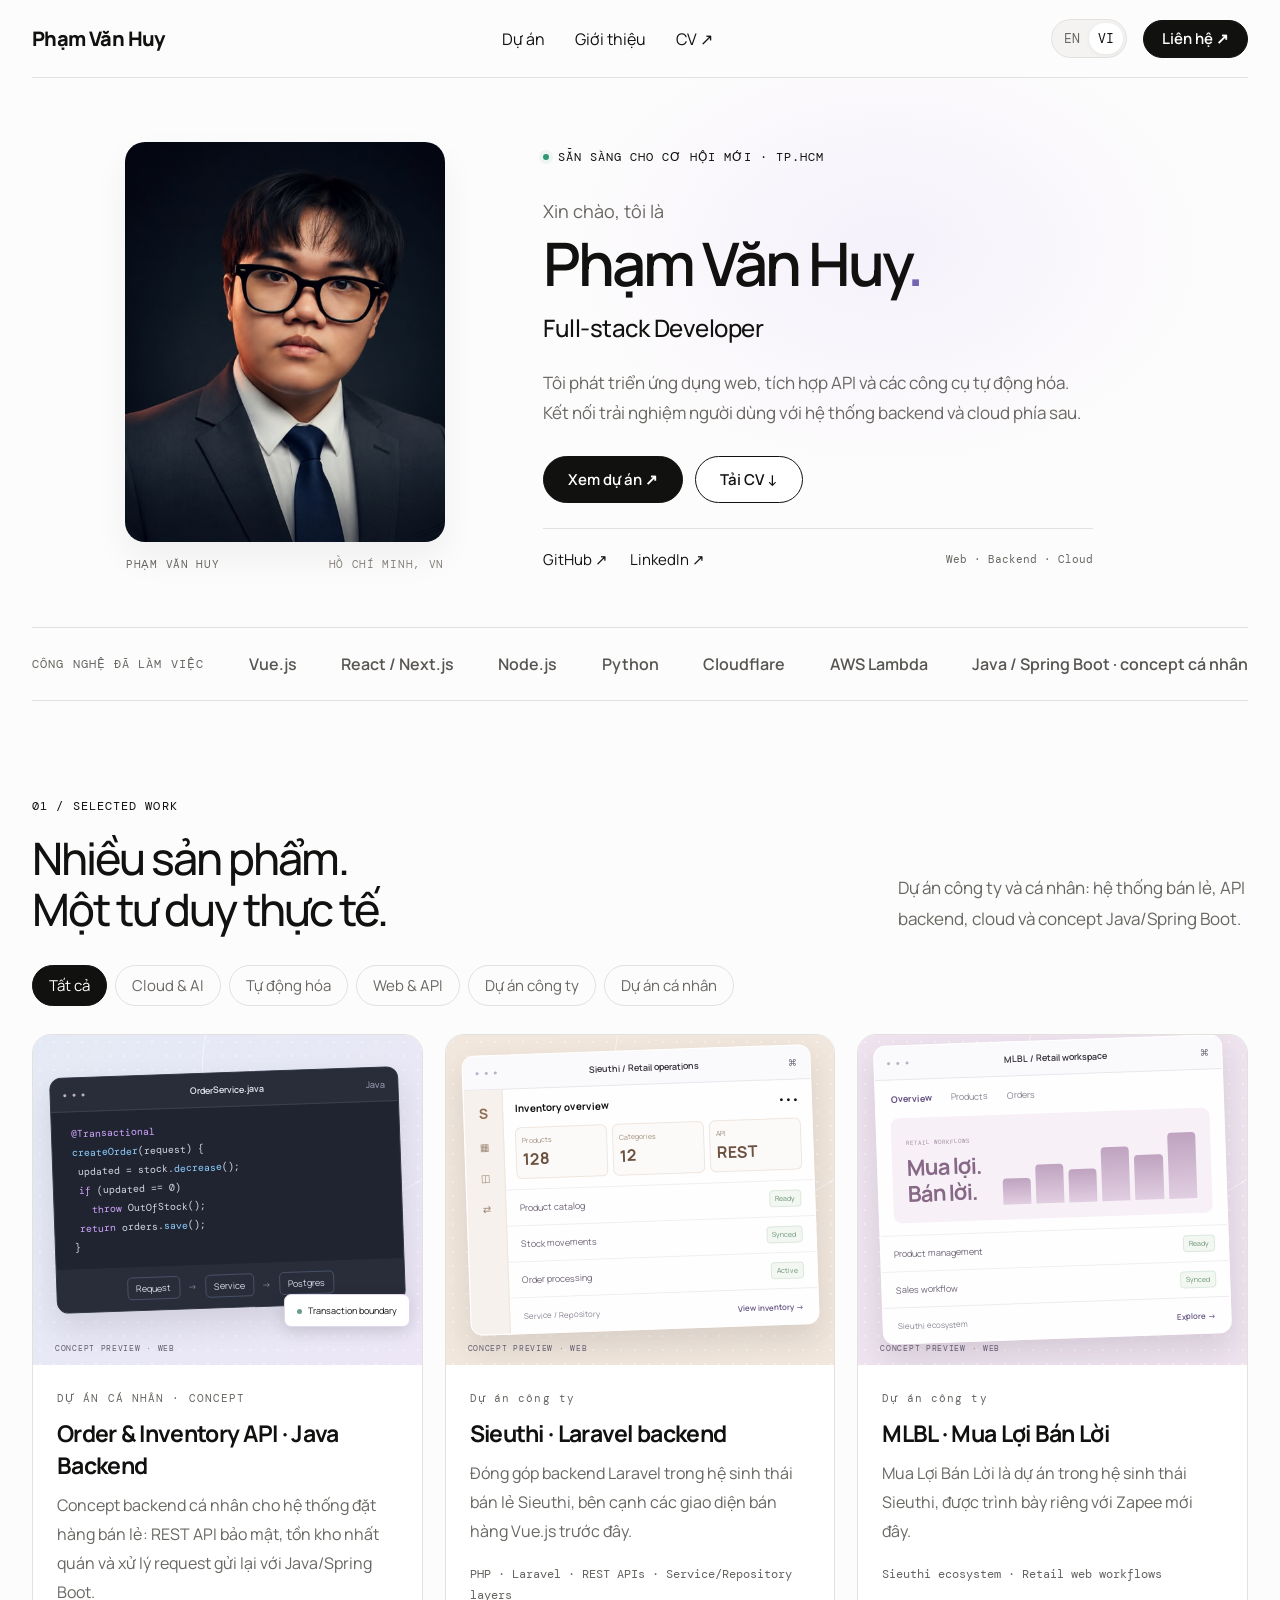
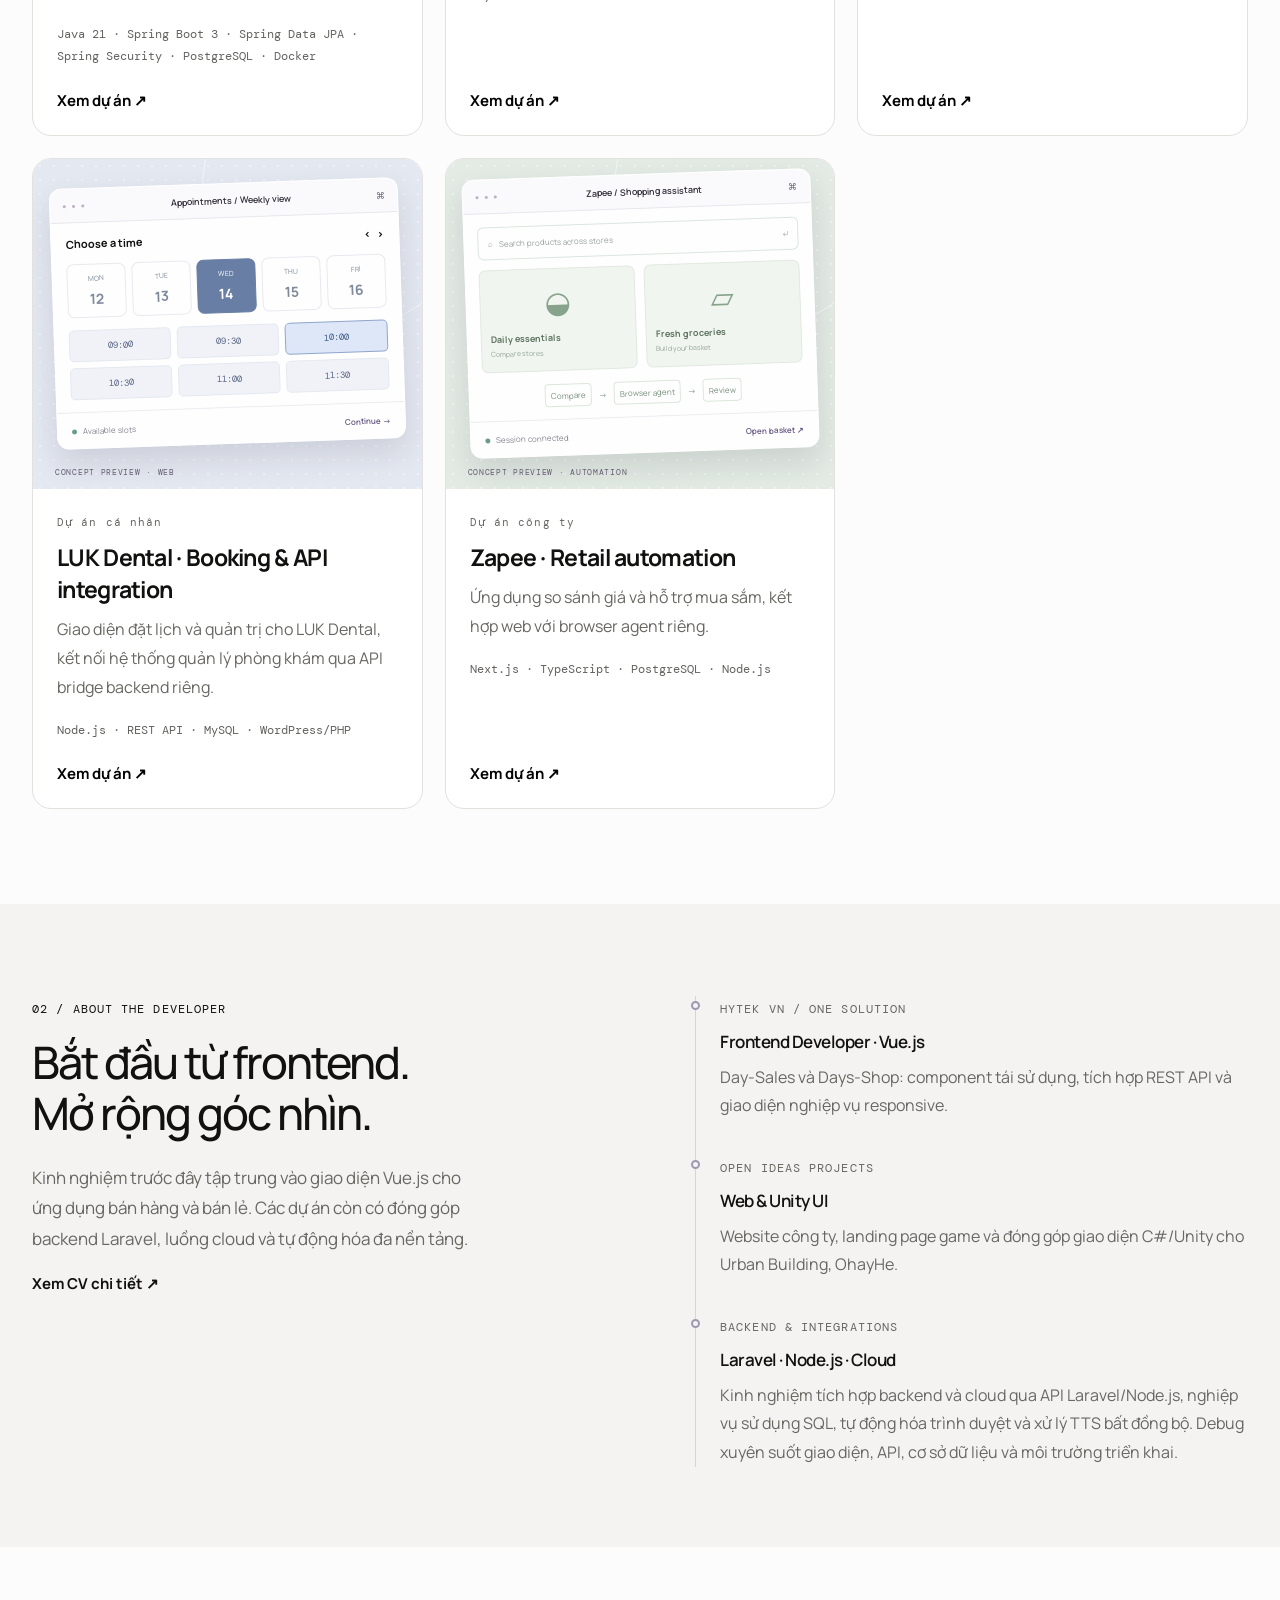
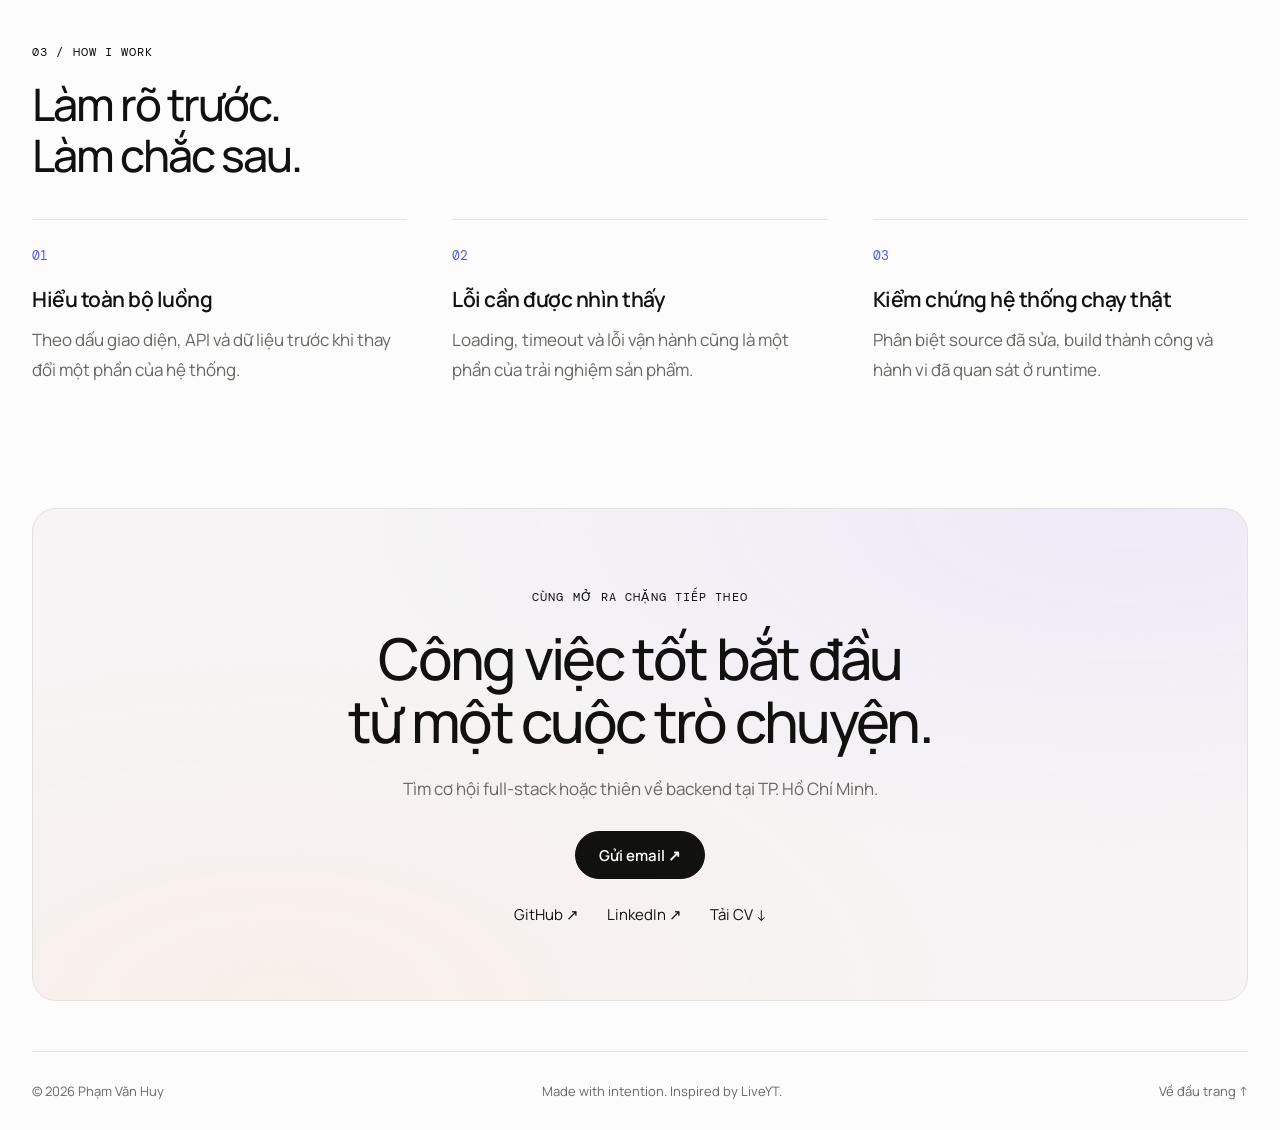
<file: index.html>
<!doctype html>
<html lang="vi">
<head><meta charset="utf-8"><meta name="viewport" content="width=device-width,initial-scale=1"><meta name="description" content="Phạm Văn Huy — web applications, cloud integrations and practical automation. Engineering portfolio and CV."><meta name="theme-color" content="#fdfcfc"><title>Phạm Văn Huy — Developer Portfolio</title><link rel="icon" href="mark.svg" type="image/svg+xml"><link rel="preconnect" href="https://fonts.googleapis.com"><link rel="preconnect" href="https://fonts.gstatic.com" crossorigin><link href="https://fonts.googleapis.com/css2?family=DM+Mono:wght@400;500&family=Manrope:wght@400;500;600;700;800&display=swap" rel="stylesheet"><link rel="stylesheet" href="styles.css"><script src="app.js" defer></script></head>
<body><a class="skip" href="#main">Skip to content</a>
<header class="nav wrap"><a class="brand full-name" href="index.html" aria-label="Phạm Văn Huy home"><span>Phạm Văn Huy</span></a><nav aria-label="Main navigation"><a href="#work" data-i18n="workNav">Dự án</a><a href="#about" data-i18n="aboutNav">Giới thiệu</a><a href="cv.html">CV ↗</a></nav><div class="nav-actions"><div class="language" aria-label="Language"><button data-language="en" aria-pressed="false">EN</button><button data-language="vi" aria-pressed="true">VI</button></div><a class="button small primary" href="#contact" data-i18n="contactNav">Liên hệ ↗</a></div></header>
<main id="main">
<section class="hero hero-redesign wrap"><div class="hero-top"><figure class="hero-portrait"><img src="assets/avatar-clean.png" alt="Chân dung Phạm Văn Huy" width="320" height="400" fetchpriority="high"><figcaption>PHẠM VĂN HUY <span>HỒ CHÍ MINH, VN</span></figcaption></figure><div class="hero-intro"><span class="eyebrow"><span class="status-dot"></span><span data-i18n="available">SẴN SÀNG CHO CƠ HỘI MỚI · TP.HCM</span></span><p class="hero-greeting" data-i18n="portraitGreeting">Xin chào, tôi là</p><h1>Phạm Văn Huy<span class="name-period">.</span></h1><p class="hero-role">Full-stack Developer</p><div class="intro-copy" data-i18n="portraitIntro">Tôi phát triển ứng dụng web, tích hợp API và các công cụ tự động hóa. Kết nối trải nghiệm người dùng với hệ thống backend và cloud phía sau.</div><div class="hero-actions"><a href="#work" class="button primary" data-i18n="portraitWork">Xem dự án ↗</a><a href="Pham-Van-Huy-CV.pdf" class="button secondary" download data-i18n="portraitCV">Tải CV ↓</a></div><div class="hero-social"><a href="https://github.com/huypv2002" target="_blank" rel="noopener noreferrer">GitHub ↗</a><a href="https://www.linkedin.com/in/pham-huy-973886219/" target="_blank" rel="noopener noreferrer">LinkedIn ↗</a><span>Web · Backend · Cloud</span></div></div></div>
<div class="hero-showcase"><div class="contours" aria-hidden="true"></div><div class="orb" aria-hidden="true"></div><div class="showcase-caption"><span class="eyebrow">BUILDING ACROSS THE STACK</span><h2 data-i18n="showcaseTitle">From an idea<br>to a working flow.</h2></div><div class="system-card"><div class="window-bar"><span></span><span></span><span></span><small>engineering / approach</small></div><div class="system-row"><span class="system-icon">⌘</span><div><b>User experience</b><small>Responsive interfaces</small></div><span class="system-check">↗</span></div><div class="connector"></div><div class="system-row"><span class="system-icon">{ }</span><div><b>Application logic</b><small>APIs · data · integrations</small></div><span class="system-check">↗</span></div><div class="connector"></div><div class="system-row"><span class="system-icon">☁</span><div><b>Delivery & operations</b><small>Cloud · logs · debugging</small></div><span class="system-check">↗</span></div><div class="system-footer" data-i18n="diagramNote">Illustrative workflow — not a product screenshot</div></div></div>
<div class="stack-strip"><span class="eyebrow" data-i18n="stackLabel">TOOLS I WORK WITH</span><span>Vue.js</span><span>React / Next.js</span><span>Node.js</span><span>Python</span><span>Cloudflare</span><span>AWS Lambda</span></div></section>
<section id="work" class="section wrap"><div class="section-head"><div><span class="eyebrow">01 / SELECTED WORK</span><h2 data-i18n="workTitle">Different products.<br>One practical mindset.</h2></div><p data-i18n="workCopy">Project work across voice generation, retail automation and business-system integration.</p></div><div class="filters" role="group" aria-label="Filter projects"><button data-filter="all" aria-pressed="true" data-i18n="filterAll">All work</button><button data-filter="cloud" aria-pressed="false">Cloud & AI</button><button data-filter="automation" aria-pressed="false" data-i18n="filterAutomation">Automation</button><button data-filter="web" aria-pressed="false" data-i18n="filterWeb">Web & APIs</button></div><div id="projects" class="project-grid" aria-live="polite"></div></section>
<section id="about" class="section about-section"><div class="wrap about-grid"><div><span class="eyebrow">02 / ABOUT THE DEVELOPER</span><h2 data-i18n="aboutTitle">Frontend roots.<br>Broader horizons.</h2><p class="about-copy" data-i18n="aboutCopy">My earlier work focused on Vue.js interfaces for sales and retail products. More recent project work brings me into backend integrations, cloud workflows and cross-platform automation.</p><a href="cv.html" class="text-link" data-i18n="fullCV">Read the full CV ↗</a></div><div class="timeline"><article><span class="timeline-dot"></span><span class="eyebrow">HYTEK VN / ONE SOLUTION</span><h3>Frontend Developer · Vue.js</h3><p data-i18n="experienceOne">Day-Sales and Days-Shop: reusable UI components, REST API integration and responsive business workflows.</p></article><article><span class="timeline-dot"></span><span class="eyebrow">OPEN IDEAS PROJECTS</span><h3>Web & Unity UI</h3><p data-i18n="experienceTwo">Corporate and game landing pages, plus C#/Unity UI contributions for Urban Building and OhayHe.</p></article><article><span class="timeline-dot"></span><span class="eyebrow">BACKEND & INTEGRATIONS</span><h3>Laravel · Node.js · Cloud</h3><p data-i18n="experienceThree">Backend and cloud integration across Laravel/Node.js APIs, SQL-backed business workflows, browser automation, and asynchronous TTS processing. Hands-on debugging across frontend, API, database, and deployment boundaries.</p></article></div></div></section>
<section class="section wrap"><div class="section-head"><div><span class="eyebrow">03 / HOW I WORK</span><h2 data-i18n="approachTitle">Make it clear.<br>Then make it reliable.</h2></div></div><div class="principles"><article><span>01</span><h3 data-i18n="principleOne">Understand the whole flow</h3><p data-i18n="principleOneCopy">Trace the interface, API and data boundaries before changing one piece.</p></article><article><span>02</span><h3 data-i18n="principleTwo">Keep failure visible</h3><p data-i18n="principleTwoCopy">Treat loading, timeouts and operational errors as part of the product experience.</p></article><article><span>03</span><h3 data-i18n="principleThree">Verify what actually runs</h3><p data-i18n="principleThreeCopy">Separate source changes, successful builds and observed runtime behavior.</p></article></div></section>
<section id="contact" class="contact wrap"><span class="eyebrow" data-i18n="nextChapter">LET'S BUILD THE NEXT CHAPTER</span><h2 data-i18n="contactTitle">Good work starts<br>with a conversation.</h2><p data-i18n="contactCopy">Open to full-stack and backend-oriented opportunities in Ho Chi Minh City.</p><a class="button primary" href="mailto:huy.nguyen.hytek@gmail.com" data-i18n="emailMe">Email me ↗</a><div class="contact-links"><a href="https://github.com/huypv2002" target="_blank" rel="noopener noreferrer">GitHub ↗</a><a href="https://www.linkedin.com/in/pham-huy-973886219/" target="_blank" rel="noopener noreferrer">LinkedIn ↗</a><a href="Pham-Van-Huy-CV.pdf" download data-i18n="download">Download CV ↓</a></div></section>
</main><footer class="wrap footer"><span>© <span id="year"></span> Phạm Văn Huy</span><span>Made with intention. Inspired by LiveYT.</span><a href="#main" data-i18n="backTop">Back to top ↑</a></footer>
<dialog id="case-study" aria-labelledby="case-title"><button class="dialog-close" aria-label="Close case study">×</button><div id="case-content"></div></dialog><div id="toast" role="status"></div>
</body></html>
</file>
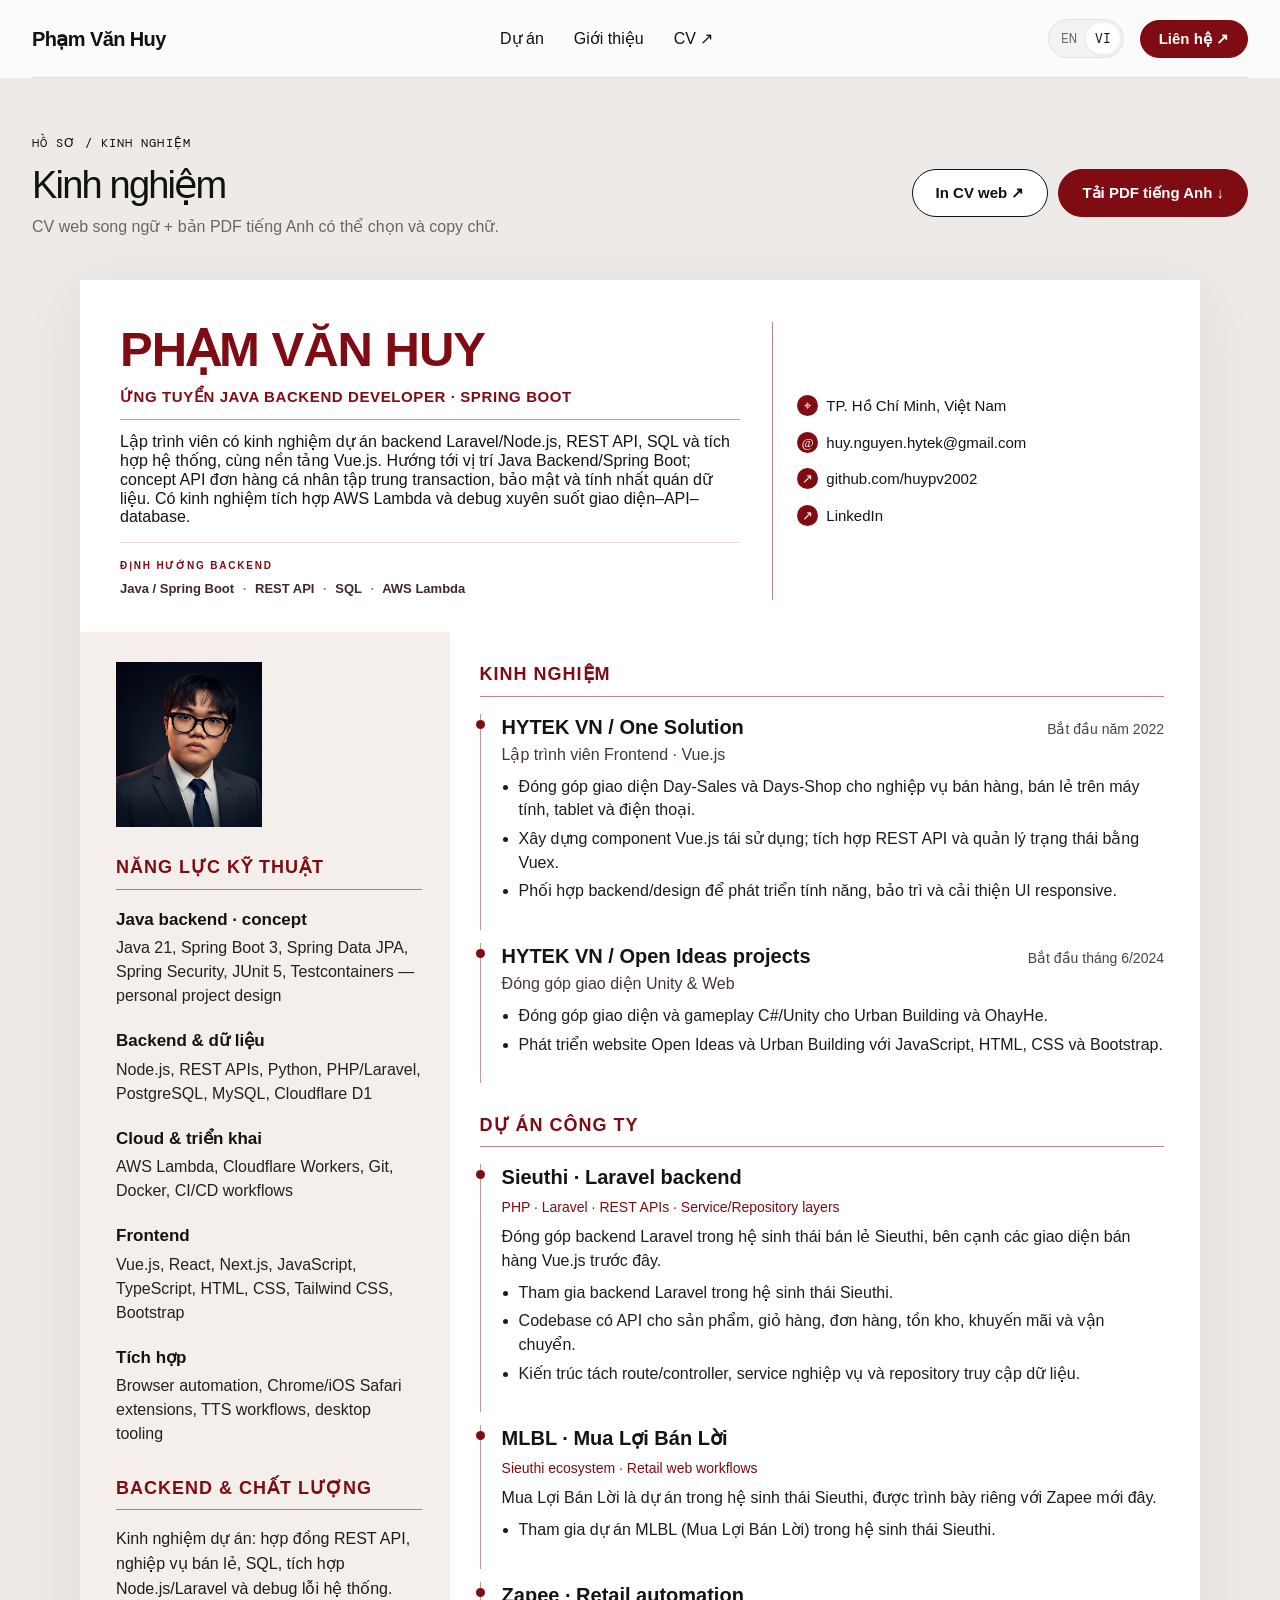
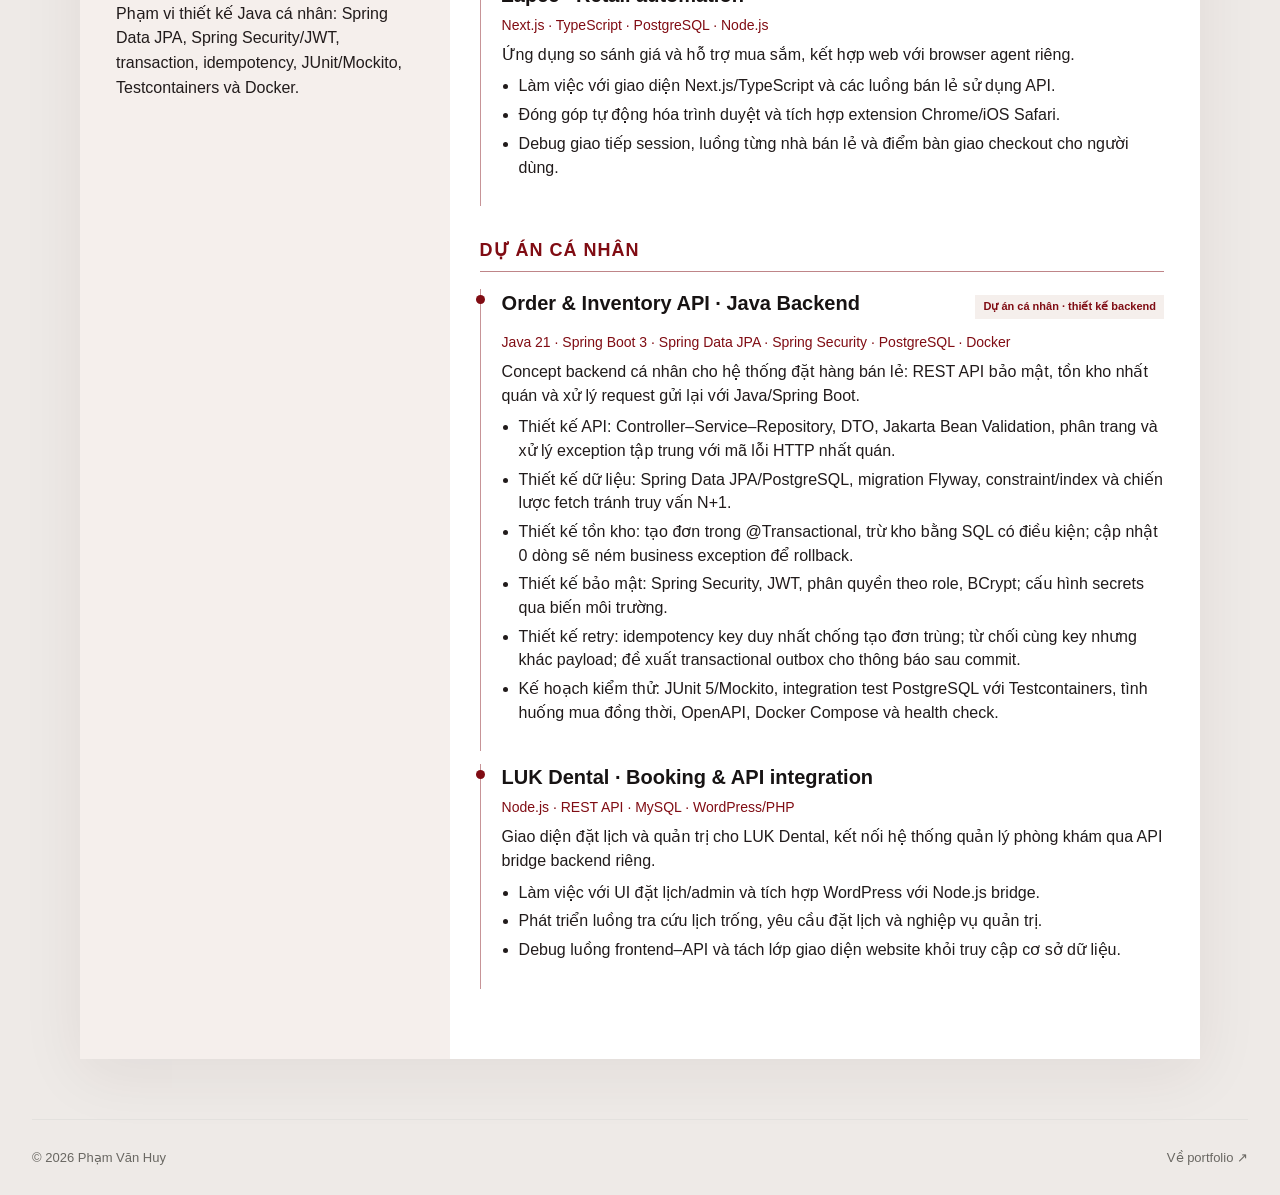
<file: cv.html>
<!doctype html><html lang="vi"><head><meta charset="utf-8"><meta name="viewport" content="width=device-width,initial-scale=1"><meta name="description" content="Phạm Văn Huy — web CV. Vue.js, Laravel, Node.js, Python, cloud integrations and automation."><meta name="theme-color" content="#fdfcfc"><title>Phạm Văn Huy — CV</title><link rel="icon" href="mark.svg" type="image/svg+xml"><link rel="preconnect" href="https://fonts.googleapis.com"><link rel="preconnect" href="https://fonts.gstatic.com" crossorigin><link href="https://fonts.googleapis.com/css2?family=DM+Mono:wght@400;500&family=Manrope:wght@400;500;600;700;800&display=swap" rel="stylesheet"><link rel="stylesheet" href="styles.css"><script src="app.js" defer></script></head><body class="cv-page"><a class="skip" href="#main">Skip to content</a><header class="nav wrap"><a class="brand full-name" href="index.html"><span>Phạm Văn Huy</span></a><nav aria-label="Main navigation"><a href="index.html#work" data-i18n="workNav">Dự án</a><a href="index.html#about" data-i18n="aboutNav">Giới thiệu</a><a href="cv.html" aria-current="page">CV ↗</a></nav><div class="nav-actions"><div class="language" aria-label="Language"><button data-language="en" aria-pressed="false">EN</button><button data-language="vi" aria-pressed="true">VI</button></div><a class="button small primary" href="mailto:huy.nguyen.hytek@gmail.com" data-i18n="contactNav">Liên hệ ↗</a></div></header><main id="main" class="wrap"><div class="cv-intro"><div><span class="eyebrow" data-i18n="cvKicker">HỒ SƠ / KINH NGHIỆM</span><h1 data-i18n="cvTitle">Kinh nghiệm</h1><p data-i18n="cvIntro">CV web song ngữ + bản PDF tiếng Anh có thể chọn và copy chữ.</p></div><div class="cv-actions"><button id="print-cv" class="button secondary" data-i18n="printCV">In CV web ↗</button><a class="button primary" href="Pham-Van-Huy-CV.pdf" download data-i18n="downloadPDF">Tải PDF tiếng Anh ↓</a></div></div><article class="cv-paper" id="resume"><p class="loading">Đang tải CV…</p></article></main><footer class="wrap footer"><span>© <span id="year"></span> Phạm Văn Huy</span><a href="index.html" data-i18n="backPortfolio">Về portfolio ↗</a></footer></body></html>
</file>
<file: styles.css>
:root{--ink:#111110;--paper:#fdfcfc;--soft:#f4f3f1;--line:#e3e1de;--muted:#696762;--blue:#4f59df;--font:Manrope,Arial,sans-serif;--mono:'DM Mono',monospace}*{box-sizing:border-box}html{scroll-behavior:smooth;scroll-padding-top:90px}body{margin:0;color:var(--ink);background:var(--paper);font-family:var(--font);-webkit-font-smoothing:antialiased}button,input{font:inherit}a{color:inherit;text-decoration:none}button{cursor:pointer}button,a{touch-action:manipulation}button:focus-visible,a:focus-visible{outline:3px solid var(--blue);outline-offset:5px}button:disabled{cursor:wait}h1,h2,h3,p{margin-top:0}.wrap{width:min(100% - 64px,1220px);margin-inline:auto}.skip{position:fixed;top:-80px;left:20px;background:#111;color:white;padding:12px;z-index:300}.skip:focus{top:10px}.nav{position:sticky;top:0;z-index:100;display:flex;align-items:center;justify-content:space-between;gap:24px;height:78px;border-bottom:1px solid var(--line);background:rgba(253,252,252,.93);backdrop-filter:blur(18px);box-shadow:0 0 0 100vmax rgba(253,252,252,.93);clip-path:inset(0 -100vmax)}.brand{display:flex;align-items:center;gap:10px;font-size:24px;font-weight:800;letter-spacing:-1.5px}.brand-dot{color:var(--blue)}.nav nav{display:flex;gap:30px;font-size:13px}.nav nav a:hover,.text-link:hover{color:var(--blue)}.nav-actions{display:flex;gap:16px;align-items:center}.language{display:flex;border:1px solid var(--line);border-radius:999px;background:var(--soft);padding:3px}.language button{font:11px var(--mono);border:0;border-radius:999px;background:transparent;padding:7px 9px;color:var(--muted)}.language button[aria-pressed=true]{background:white;box-shadow:0 1px 4px #0001;color:var(--ink)}.button{display:inline-flex;align-items:center;justify-content:center;gap:8px;min-height:48px;padding:0 23px;border:1px solid var(--ink);border-radius:999px;font-size:13px;font-weight:600;transition:transform .2s,box-shadow .2s,background .2s}.button:hover{transform:translateY(-2px);box-shadow:0 8px 22px #28204c18}.primary{background:var(--ink);color:#fff}.secondary{background:white;color:var(--ink)}.small{min-height:38px;padding-inline:18px;font-size:12px}.eyebrow{font:10px var(--mono);letter-spacing:1.1px;display:inline-flex;align-items:center;gap:9px;line-height:1.7}.status-dot{width:6px;height:6px;background:#329576;border-radius:50%;box-shadow:0 0 0 4px #32957614}.hero{position:relative;padding-top:70px}.hero:before{content:'';position:absolute;z-index:-1;width:min(700px,100%);height:420px;right:0;top:-70px;background:radial-gradient(ellipse, #d4caff70,transparent 65%);pointer-events:none}.hero-top{display:grid;grid-template-columns:1.25fr 1fr;gap:80px;align-items:center;padding-bottom:54px}.hero h1{font-size:22px;font-weight:600;letter-spacing:-.8px;margin:19px 0 0}.hero-sub{display:block;font-size:clamp(48px,5.4vw,74px);font-weight:500;letter-spacing:-.065em;line-height:1.04;margin-top:18px}.hero-intro{padding-top:35px}.hero-intro>p{font-size:27px;letter-spacing:-1px;line-height:1.35;margin-bottom:20px}.intro-copy{font-size:15px;line-height:1.9;color:var(--muted);max-width:420px}.hero-actions{display:flex;flex-wrap:wrap;gap:12px;margin:25px 0 22px}.trust-line{font-size:11px;color:var(--muted);display:flex;gap:13px;flex-wrap:wrap}.hero-showcase{position:relative;isolation:isolate;min-height:352px;border-radius:26px;overflow:hidden;display:flex;align-items:center;justify-content:space-between;gap:50px;padding:42px 52px;color:white;background:radial-gradient(circle at 5% 100%,#5669db,transparent 48%),radial-gradient(circle at 88% 0%,#ef9c79,transparent 44%),linear-gradient(110deg,#332951,#8564a8 58%,#aa8c93);box-shadow:0 24px 65px #4d39601f}.contours{position:absolute;inset:-70%;z-index:-1;opacity:.16;background:repeating-radial-gradient(ellipse at 50% 50%,transparent 0 35px,#fff 36px 37px,transparent 38px 68px);transform:rotate(-22deg)}.orb{position:absolute;width:210px;height:210px;border-radius:49% 51% 60% 40%;left:41%;top:34%;z-index:-1;background:radial-gradient(circle at 31% 22%,#fff9,transparent 24%),radial-gradient(circle at 72% 75%,#71d3b3,transparent 45%),linear-gradient(140deg,#7974ef,#efaa7e);box-shadow:inset -15px -17px 40px #3c206766,0 30px 50px #2f254333;transform:rotate(-18deg)}.showcase-caption h2{font-weight:500;font-size:40px;line-height:1.13;letter-spacing:-1.9px;margin:22px 0 0}.showcase-caption .eyebrow{font-size:9px;opacity:.8}.system-card{flex:0 0 340px;background:rgba(255,255,255,.93);color:var(--ink);border-radius:16px;border:1px solid #fff7;box-shadow:0 18px 45px #261d362b;padding:18px}.window-bar{display:flex;align-items:center;gap:5px;border-bottom:1px solid var(--line);padding-bottom:14px;margin-bottom:16px}.window-bar>span{width:6px;height:6px;background:#d5d1cf;border-radius:50%}.window-bar small{margin-left:auto;font:8px var(--mono);color:var(--muted)}.system-row{display:flex;align-items:center;gap:13px}.system-icon{width:38px;height:38px;border:1px solid var(--line);border-radius:10px;display:grid;place-items:center;font:14px var(--mono)}.system-row b{display:block;font-size:11px;font-weight:600}.system-row small{display:block;font-size:9px;color:var(--muted);margin-top:3px}.system-check{margin-left:auto;color:var(--blue)}.connector{height:14px;border-left:1px dashed #bcb6ce;margin-left:18px}.system-footer{font:8px var(--mono);color:var(--muted);border-top:1px solid var(--line);margin-top:16px;padding-top:12px;line-height:1.5}.stack-strip{display:flex;justify-content:space-between;align-items:center;gap:22px;padding:30px 0;border-bottom:1px solid var(--line);flex-wrap:wrap}.stack-strip>span:not(.eyebrow){font-size:13px;font-weight:600;color:#585652}.stack-strip .eyebrow{color:var(--muted);font-size:9px}.section{padding-top:92px;padding-bottom:20px}.section-head{display:flex;justify-content:space-between;gap:60px;align-items:end;margin-bottom:30px}.section-head h2,.about-grid h2{font-size:clamp(32px,3.5vw,46px);font-weight:500;letter-spacing:-2px;line-height:1.14;margin:16px 0 0}.section-head>p{max-width:350px;color:var(--muted);font-size:14px;line-height:1.8;margin:0}.filters{display:flex;flex-wrap:wrap;gap:8px;margin:28px 0}.filters button{border:1px solid var(--line);background:transparent;border-radius:999px;padding:9px 16px;font-size:11px;color:var(--muted)}.filters button[aria-pressed=true]{background:var(--ink);color:white;border-color:var(--ink)}.project-grid{display:grid;grid-template-columns:repeat(3,1fr);gap:22px}.project-card{border:1px solid var(--line);border-radius:19px;overflow:hidden;background:white;display:flex;flex-direction:column}.project-visual{height:205px;position:relative;padding:26px;overflow:hidden;display:flex;align-items:center;justify-content:center}.project-visual.liveyt{background:linear-gradient(130deg,#e5dcfa,#f5e0d8)}.project-visual.zapee{background:#e3ebe4}.project-visual.dental{background:#e4e8f1}.project-visual.sieuthi{background:#f1e7dc}.project-visual.mlbl{background:#eee3ee}.visual-window{width:100%;background:#fff;border:1px solid #fff9;border-radius:11px;box-shadow:0 16px 28px #34304414;transform:rotate(-3deg);padding:15px}.visual-title{display:flex;justify-content:space-between;font-size:9px;font-weight:600;margin-bottom:17px}.mini-label{font:7px var(--mono);color:var(--muted)}.wave{display:flex;align-items:center;justify-content:center;gap:4px;height:50px}.wave i{width:5px;height:var(--h);background:#7361af;border-radius:999px}.mini-bar{height:5px;background:#f1efec;border-radius:5px;margin:9px 0}.mini-bar.short{width:60%}.mini-pill{display:inline-block;border-radius:99px;background:#171717;color:#fff;padding:5px 10px;font-size:7px}.visual-items{display:grid;grid-template-columns:repeat(3,1fr);gap:7px}.visual-items i{display:block;background:#e6ebe6;border-radius:7px;height:43px;border:1px solid #d6dfd6}.slot-grid{display:grid;grid-template-columns:repeat(3,1fr);gap:6px}.slot-grid i{font:8px var(--mono);padding:8px 0;border-radius:5px;text-align:center;font-style:normal;background:#f0f2f8;color:#596682}.mini-code{font:8px/1.9 var(--mono);color:#74684e}.project-body{padding:24px;display:flex;flex-direction:column;flex:1}.project-body .eyebrow{font-size:8px;color:var(--muted)}.project-body h3{font-size:20px;letter-spacing:-.7px;margin:10px 0}.project-body p{font-size:12px;line-height:1.9;color:var(--muted)}.project-stack{font:9px/1.8 var(--mono);color:#64625f;margin:2px 0 22px}.project-actions{display:flex;gap:15px;align-items:center;margin-top:auto}.case-button{border:0;background:none;padding:0;font-size:11px;font-weight:700}.project-actions a{font-size:11px;color:var(--muted)}.about-section{margin-top:75px;background:var(--soft);padding-bottom:80px}.about-grid{display:grid;grid-template-columns:1fr 1fr;gap:110px}.about-copy{font-size:14px;line-height:1.9;color:var(--muted);max-width:440px;margin-top:25px}.text-link{font-size:12px;font-weight:700}.timeline{padding-left:24px;border-left:1px solid #d9d5cd}.timeline article{position:relative;margin-bottom:35px}.timeline article:last-child{margin-bottom:0}.timeline-dot{position:absolute;left:-29px;top:5px;width:9px;height:9px;background:var(--soft);border:2px solid #9e98b1;border-radius:50%}.timeline .eyebrow{font-size:8px;color:var(--muted)}.timeline h3{font-size:17px;font-weight:600;margin:10px 0;letter-spacing:-.5px}.timeline p{font-size:12px;color:var(--muted);line-height:1.8;margin:0}.principles{display:grid;grid-template-columns:repeat(3,1fr);gap:45px;margin-top:38px}.principles article{border-top:1px solid var(--line);padding-top:23px}.principles article>span{font:10px var(--mono);color:var(--blue)}.principles h3{font-size:17px;font-weight:600;letter-spacing:-.5px;margin:20px 0 12px}.principles p{font-size:13px;line-height:1.8;color:var(--muted)}.contact{margin-top:85px;text-align:center;padding:75px 35px;background:radial-gradient(ellipse at 20% 100%,#fae8dc70,transparent 50%),radial-gradient(ellipse at 90% 0,#e8e3fc90,transparent 50%),#f6f4f4;border:1px solid var(--line);border-radius:24px}.contact h2{font-size:clamp(35px,4.5vw,58px);font-weight:500;letter-spacing:-2.7px;line-height:1.1;margin:20px 0}.contact p{font-size:13px;line-height:1.8;color:var(--muted);margin:0 0 27px}.contact-links{display:flex;justify-content:center;gap:28px;flex-wrap:wrap;margin-top:25px;font-size:11px}.footer{display:flex;justify-content:space-between;gap:20px;flex-wrap:wrap;padding:30px 0;margin-top:50px;color:var(--muted);font-size:10px;border-top:1px solid var(--line)}dialog{width:min(650px,calc(100% - 32px));max-height:85vh;overflow:auto;border:1px solid var(--line);border-radius:22px;padding:42px;color:var(--ink);background:var(--paper)}dialog::backdrop{background:#18152660;backdrop-filter:blur(6px)}.dialog-close{position:absolute;right:18px;top:14px;font-size:25px;border:0;background:transparent}.dialog-body h2{font-size:32px;letter-spacing:-1.3px;margin:15px 0}.dialog-body h3{font-size:14px;margin:25px 0 9px}.dialog-body p,.dialog-body li{font-size:13px;line-height:1.9;color:var(--muted)}.dialog-body ul{padding-left:20px}.dialog-body .button{margin-top:18px}#toast{position:fixed;bottom:24px;left:50%;transform:translateX(-50%);background:#111;color:#fff;border-radius:99px;padding:12px 23px;font-size:12px;opacity:0;pointer-events:none;transition:opacity .2s}#toast.visible{opacity:1}.cv-page{background:var(--soft)}.cv-intro{padding:55px 0 28px;display:flex;justify-content:space-between;align-items:center;gap:20px}.cv-intro h1{font-size:38px;letter-spacing:-1.8px;font-weight:500;margin:10px 0}.cv-intro p{font-size:12px;color:var(--muted)}.cv-actions{display:flex;gap:10px;flex-wrap:wrap}.cv-paper{width:min(100%,900px);margin:0 auto 60px;background:white;padding:55px 60px;border:1px solid var(--line);box-shadow:0 14px 45px #33333308;border-radius:5px}.resume-head{border-bottom:1px solid var(--line);padding-bottom:22px;margin-bottom:24px}.resume-head h2{font-size:32px;letter-spacing:-1.1px;margin:0 0 7px}.resume-role{font-size:14px;color:var(--blue);margin:0 0 15px;font-weight:600}.resume-contact{display:flex;flex-wrap:wrap;gap:7px 16px;font-size:10px;line-height:1.8;color:var(--muted)}.resume-contact a{text-decoration:underline;text-underline-offset:3px}.resume-section{margin-top:26px}.resume-section>h3{font:10px var(--mono);letter-spacing:1.6px;text-transform:uppercase;margin-bottom:13px;color:#55505f}.resume-section p,.resume-section li{font-size:11px;line-height:1.85;color:#464440}.resume-section ul{padding-left:17px;margin:7px 0 0}.skill-line{display:grid;grid-template-columns:130px 1fr;gap:15px;font-size:11px;line-height:1.85;margin-bottom:6px}.skill-line b{font-weight:600}.skill-line span{color:#464440}.resume-entry{margin-bottom:17px;break-inside:avoid}.entry-heading{display:flex;justify-content:space-between;gap:18px;align-items:baseline}.entry-heading h4{font-size:12px;margin:0}.entry-heading span{font:9px var(--mono);color:var(--muted)}.entry-sub{font-size:10px;color:var(--muted);margin-top:4px}.resume-project-stack{font:9px/1.8 var(--mono);color:var(--muted);margin-top:4px}.resume-learning{background:#f7f6f8;padding:12px 15px;border-left:2px solid #aaa0c7;font-size:10px;line-height:1.8;color:#59545f}.loading{padding:30px;color:var(--muted)}
.brand.full-name{font-size:17px;letter-spacing:-.6px;white-space:nowrap}
.resume-head{position:relative;padding-right:124px;min-height:118px}
.resume-avatar{position:absolute;right:0;top:0;width:104px;height:104px;object-fit:cover;border-radius:18px;border:1px solid var(--line)}
.hero-identity{display:flex;align-items:center;gap:17px;margin-bottom:24px}
.hero-avatar{width:82px;height:82px;object-fit:cover;border-radius:22px;box-shadow:0 8px 25px #17171714}
.hero-identity strong{display:block;font-size:17px;letter-spacing:-.5px;margin-bottom:5px}
.hero-identity small{font:9px var(--mono);color:var(--muted)}
@media(max-width:700px){.resume-head{padding-right:88px;min-height:95px}.resume-avatar{width:74px;height:74px;border-radius:14px}.resume-head h2{font-size:23px}.hero-avatar{width:70px;height:70px;border-radius:18px}}
@media print{.resume-head{padding-right:92px;min-height:90px}.resume-avatar{width:78px;height:78px}}
.resume-head{display:grid;grid-template-columns:160px minmax(0,1fr);column-gap:26px;align-content:start;padding-right:0;min-height:160px}
.resume-avatar{position:static;grid-column:1;grid-row:1/4;width:160px;height:160px;border-radius:23px}
.resume-head h2,.resume-head .resume-role,.resume-head .resume-contact{grid-column:2;min-width:0}
.resume-contact a{max-width:100%;overflow-wrap:anywhere}
.hero-avatar{width:124px;height:124px;border-radius:25px}
.portfolio-profile{display:flex;align-items:center;gap:24px;margin:24px 0 25px}
.portfolio-profile img{width:180px;height:180px;object-fit:cover;border-radius:28px;box-shadow:0 12px 30px #17171717}
.portfolio-profile strong{display:block;font-size:23px;letter-spacing:-.7px;margin-bottom:10px}
.portfolio-profile small{font:10px var(--mono);color:var(--muted)}
.portfolio-profile+h1 .hero-sub{margin-top:0}
@media(max-width:700px){.portfolio-profile{gap:20px}.portfolio-profile img{width:154px;height:154px;border-radius:24px}.portfolio-profile strong{font-size:20px}.portfolio-profile small{font-size:8px}}
@media(max-width:700px){.resume-head{grid-template-columns:112px minmax(0,1fr);column-gap:20px;min-height:112px}.resume-avatar{width:112px;height:112px;border-radius:18px}.hero-avatar{width:110px;height:110px}}
@media(max-width:420px){.resume-head{grid-template-columns:96px minmax(0,1fr);column-gap:15px}.resume-avatar{width:96px;height:96px}.resume-head h2{font-size:22px}.resume-role{font-size:12px}}
@media print{.resume-head{grid-template-columns:105px minmax(0,1fr);column-gap:20px;padding-right:0;min-height:105px}.resume-avatar{width:105px;height:105px}}
@media(max-width:420px){.brand.full-name{font-size:12px;gap:7px}.brand.full-name img{width:25px;height:25px}.nav{gap:7px}.nav nav{display:none}.nav-actions{gap:6px}.nav-actions .button{padding-inline:10px}.language button{padding-inline:7px}}
@media(max-width:1000px){.hero-top{gap:40px}.hero-showcase{padding:35px}.hero-sub{font-size:58px}.project-grid{grid-template-columns:repeat(2,1fr)}.about-grid{gap:55px}.stack-strip{justify-content:start}.orb{left:35%}}
@media(max-width:700px){.wrap{width:calc(100% - 36px)}.nav{height:68px;gap:10px}.brand{font-size:21px}.brand img{width:29px;height:29px}.nav nav{gap:15px;font-size:11px}.nav nav a:first-child,.nav nav a:nth-child(2){display:none}.nav-actions{gap:8px}.nav-actions .button{font-size:10px;padding-inline:12px}.hero{padding-top:43px}.hero-top{grid-template-columns:1fr;gap:22px;padding-bottom:35px}.hero-sub{font-size:55px}.hero-intro{padding-top:0}.hero-intro>p{font-size:24px}.intro-copy{font-size:14px}.hero-showcase{padding:30px 24px;flex-direction:column;align-items:stretch;gap:28px}.showcase-caption h2{font-size:34px}.system-card{flex-basis:auto;width:100%;max-width:380px;align-self:end}.orb{top:19%;left:45%;width:160px;height:160px}.stack-strip{gap:17px;padding:24px 0}.stack-strip .eyebrow{width:100%}.stack-strip>span:not(.eyebrow){font-size:11px}.section{padding-top:60px}.section-head{display:block;margin-bottom:22px}.section-head h2,.about-grid h2{font-size:35px}.section-head>p{margin-top:20px;font-size:13px}.project-grid{grid-template-columns:1fr}.project-visual{height:225px;padding:30px 45px}.project-body{padding:25px}.about-grid{grid-template-columns:1fr;gap:40px}.about-section{margin-top:45px;padding-bottom:50px}.principles{grid-template-columns:1fr;gap:20px;margin-top:25px}.principles h3{margin-top:13px}.contact{padding:50px 20px;margin-top:45px}.contact h2{font-size:39px;letter-spacing:-1.8px}.footer{margin-top:30px;line-height:1.8}.footer>span:nth-child(2){display:none}dialog{padding:35px 24px}.cv-intro{padding-top:35px;display:block}.cv-actions{margin-top:20px}.cv-paper{padding:30px 23px}.resume-head h2{font-size:26px}.skill-line{grid-template-columns:1fr;gap:0;margin-bottom:12px}.entry-heading{display:block}.entry-heading span{display:block;margin-top:4px}}
@media(prefers-reduced-motion:reduce){html{scroll-behavior:auto}*{transition:none!important}}
@media print{@page{size:A4;margin:14mm}body.cv-page{background:white}.nav,.cv-intro,.footer,.skip{display:none!important}.wrap{width:100%}.cv-paper{border:0;box-shadow:none;padding:0;margin:0;width:100%}.resume-head h2{font-size:26px}.resume-section{margin-top:18px}.resume-section p,.resume-section li,.skill-line{font-size:10px;line-height:1.55}.resume-entry{margin-bottom:12px}.resume-contact{font-size:9px}.resume-learning{font-size:9px}.resume-section>h3{break-after:avoid}.resume-head{margin-bottom:15px;padding-bottom:15px}a{color:inherit}}

/* Portrait-led preview: one image column, one clear personal introduction. */
.hero-redesign{padding-top:64px}
.hero-redesign:before{width:720px;max-width:100%;height:500px;top:-80px;right:0;background:radial-gradient(ellipse,#ece6fa80,transparent 65%)}
.hero-redesign .hero-top{grid-template-columns:360px minmax(0,1fr);gap:78px;max-width:1070px;margin:0 auto;padding-bottom:56px;align-items:center}
.hero-portrait{margin:0;width:320px;justify-self:center}
.hero-portrait img{display:block;width:320px;height:400px;object-fit:cover;object-position:50% 40%;border-radius:20px;box-shadow:0 16px 35px #1717170e}
.hero-portrait figcaption{display:flex;justify-content:space-between;gap:14px;padding:15px 1px 0;font:8px var(--mono);letter-spacing:.7px;color:#696762}
.hero-portrait figcaption span{color:#86827d}
.hero-redesign .hero-intro{padding-top:0;min-width:0}
.hero-redesign .hero-intro>.eyebrow{font-size:9px;letter-spacing:1px;margin-bottom:29px}
.hero-redesign .hero-intro>.hero-greeting{font-size:15px;letter-spacing:0;color:var(--muted);margin:0 0 5px;line-height:1.6}
.hero-redesign h1{font-size:clamp(42px,4.8vw,60px);font-weight:600;letter-spacing:-3px;line-height:1.12;margin:0 0 12px}
.name-period{color:#7464b1}
.hero-redesign .hero-intro>.hero-role{font-size:20px;font-weight:500;letter-spacing:-.5px;line-height:1.5;margin-bottom:22px}
.hero-redesign .intro-copy{max-width:490px;font-size:14px;line-height:1.95;color:#696762}
.hero-redesign .hero-actions{margin:27px 0 25px;gap:12px}
.hero-redesign .button{min-height:47px;padding-inline:24px}
.hero-social{display:flex;align-items:center;gap:22px;flex-wrap:wrap;border-top:1px solid var(--line);padding-top:20px;font-size:11px;max-width:490px}
.hero-social a:hover{color:var(--blue)}
.hero-social span{margin-left:auto;font:9px var(--mono);color:var(--muted)}
.hero-redesign .hero-showcase{display:none}
.hero-redesign .stack-strip{padding:25px 0;border-top:1px solid var(--line)}
.project-visual.java-orders{background:linear-gradient(135deg,#e4eaf5,#ece6f6)}
.project-visual.detailed-preview{height:330px;padding:24px 20px 44px;isolation:isolate;align-items:center}
.detailed-preview:before{content:'';position:absolute;inset:0;z-index:-1;background-image:radial-gradient(#ffffff90 1px,transparent 1px);background-size:14px 14px;opacity:.7}
.preview-orbit{position:absolute;width:280px;height:280px;border:1px solid #ffffff90;border-radius:50%;right:-60px;top:-110px;z-index:-1}
.preview-shell,.code-preview{width:100%;border-radius:12px;overflow:hidden;background:#fffffff5;box-shadow:0 14px 30px #29203820;border:1px solid #fff;transform:rotate(-2deg);font-size:10px}
.preview-toolbar{display:flex;justify-content:space-between;align-items:center;padding:10px 12px;border-bottom:1px solid #e9e7ec;background:#faf9fc;color:#6c6674;font-size:9px}
.preview-toolbar b{font-weight:600;color:#353039}.preview-dots{font-size:7px;letter-spacing:2px;color:#bab1c5}
.preview-tabs{display:flex;gap:19px;padding:12px 15px 9px;color:#8a8392;font-size:9px}.preview-tabs b{color:#635080}
.preview-section-title{display:flex;justify-content:space-between;font-size:11px;font-weight:700;margin:13px 14px}
.preview-bottom{display:flex;align-items:center;justify-content:space-between;gap:10px;padding:12px 14px;color:#8a8392;font-size:8px;border-top:1px solid #eeebf1}.preview-bottom b{color:#675783;font-weight:600}
.concept-label{position:absolute;bottom:12px;left:22px;font:8px var(--mono);letter-spacing:.7px;color:#645d71}
.voice-script{background:#f4f0fa;border:1px solid #e6ddee;border-radius:8px;margin:2px 14px 9px;padding:12px}.voice-script small{font:7px var(--mono);color:#9a8aaa}.voice-script p{font-size:14px;font-weight:600;margin:8px 0;color:#55466c}.voice-script>span{font-size:8px;color:#92859e}
.voice-track{display:flex;align-items:center;gap:9px;margin:5px 14px 9px}.play-disc{display:grid;place-items:center;width:26px;height:26px;border-radius:50%;background:#79639c;color:white;font-size:10px;flex-shrink:0}.voice-track>.wave{flex:1;gap:3px;height:44px}.voice-track .wave i{width:4px;height:calc(var(--h)*.7)}.voice-track>span:last-child{font:8px var(--mono);color:#8d829a}
.code-preview{background:#202431;border-color:#333849;color:#d2d7e2;transform:rotate(-2deg)}.code-preview .preview-toolbar{background:#292d3a;border-color:#3b4050;color:#a4adc2}.code-preview .preview-toolbar b{color:#e1e5ed}.code-lines{font:10px/1.9 var(--mono);padding:12px 19px}.code-purple{color:#d2a5ff}.code-blue{color:#8dcfff}.code-flow{display:flex;align-items:center;justify-content:center;gap:8px;padding:10px;background:#292d3a;color:#8696ab;font-size:9px}.code-flow span{border:1px solid #465066;padding:4px 8px;border-radius:5px;color:#d5ddeb}.floating-status{position:absolute;right:12px;bottom:38px;border:1px solid #dfd8eb;background:#fff;border-radius:7px;padding:9px 12px;font-size:9px;box-shadow:0 5px 15px #2222}.floating-status i,.availability-dot{display:inline-block;width:5px;height:5px;background:#6a9d86;border-radius:50%;margin-right:4px}
.preview-dashboard{display:flex}.preview-sidebar{display:flex;flex-direction:column;align-items:center;gap:17px;width:39px;padding:13px 0;background:#f6f1ed;border-right:1px solid #eee5dd;color:#9a8571}.preview-sidebar b{font-size:14px;color:#926b4c}.preview-main{flex:1;min-width:0}.preview-main .preview-section-title{font-size:10px;margin:12px}
.preview-metrics{display:grid;grid-template-columns:repeat(3,1fr);gap:5px;margin:0 11px 10px}.preview-metrics>div{padding:8px 6px;border:1px solid #eee6e0;border-radius:6px;background:#fcfaf8}.preview-metrics small{font-size:7px;color:#9f8c7b;display:block}.preview-metrics b{display:block;font-size:16px;margin-top:3px;color:#6c5140}
.preview-row{display:flex;align-items:center;justify-content:space-between;gap:8px;padding:9px 13px;border-top:1px solid #f1eef2;font-size:9px;color:#6c6275}.preview-tag{font-size:7px;border:1px solid #dce8de;background:#f2f7f2;color:#6b9272;border-radius:4px;padding:3px 5px}
.calendar-days{display:flex;gap:6px;margin:12px 14px}.calendar-days>div{display:flex;flex:1;flex-direction:column;align-items:center;border:1px solid #e8e9f0;border-radius:7px;padding:9px 0;gap:6px;color:#7e8a9b}.calendar-days small{font-size:7px}.calendar-days b{font-size:14px}.calendar-days .selected{background:#687ea4;color:#fff;border-color:#687ea4}.detailed-preview .slot-grid{margin:12px 14px}.detailed-preview .slot-grid i{padding:9px 0;font-size:9px;border:1px solid #e4e8f0}.detailed-preview .slot-grid .chosen{background:#dde7f7;border-color:#90a6cc;color:#425b86}
.preview-search{margin:13px 13px 10px;border:1px solid #dce6df;padding:10px 9px;border-radius:6px;color:#96a29a;font-size:8px;display:flex;justify-content:space-between}.shopping-products{display:grid;grid-template-columns:1fr 1fr;gap:9px;margin:0 13px 13px}.shopping-products>div{background:#f0f5f0;border:1px solid #e0e9df;border-radius:7px;padding:12px 9px}.shopping-products span{font-size:30px;display:block;text-align:center;color:#87a38b;margin-bottom:9px}.shopping-products b{display:block;font-size:9px;color:#5e7560}.shopping-products small{font-size:7px;color:#98a799}.automation-flow{display:flex;justify-content:center;align-items:center;gap:7px;font-size:8px;padding:0 10px 12px;color:#78907d}.automation-flow span{border:1px solid #dce7dc;border-radius:4px;padding:5px}.automation-flow i{font-style:normal}
.retail-chart{display:flex;align-items:center;gap:20px;margin:4px 14px 12px;padding:15px;background:#f7f0f7;border-radius:8px}.retail-chart small{font:6px var(--mono);color:#a390a3}.retail-chart b{display:block;font-size:22px;line-height:1.15;letter-spacing:-1px;margin-top:8px;color:#876987}.chart-bars{display:flex;align-items:end;gap:5px;height:75px;flex:1}.chart-bars i{height:var(--bar);background:linear-gradient(#bfa3c0,#e1cee1);border-radius:4px 4px 0 0;flex:1}
@media(max-width:700px){.project-visual.detailed-preview{height:330px;padding:25px 22px 44px}.preview-shell,.code-preview{max-width:350px}.concept-label{font-size:9px}}
@media(max-width:1000px){.hero-redesign .hero-top{grid-template-columns:290px minmax(0,1fr);gap:40px}.hero-portrait,.hero-portrait img{width:280px}.hero-portrait img{height:350px}.hero-redesign h1{font-size:45px;letter-spacing:-2px}.hero-social span{margin-left:0}}
@media(max-width:700px){.hero-redesign{padding-top:35px}.hero-redesign .hero-top{grid-template-columns:1fr;gap:31px;padding-bottom:35px}.hero-portrait{width:270px;justify-self:start}.hero-portrait img{width:270px;height:300px;border-radius:18px}.hero-portrait figcaption{font-size:7px;padding-top:12px}.hero-redesign .hero-intro>.eyebrow{margin-bottom:20px;font-size:8px}.hero-redesign h1{font-size:43px;letter-spacing:-2px}.hero-redesign .hero-intro>.hero-role{font-size:18px;margin-bottom:16px}.hero-redesign .hero-social{gap:20px}.hero-redesign .hero-social span{font-size:8px}.hero-redesign .intro-copy{font-size:13px}.hero-redesign .hero-actions{margin-top:22px}.hero-redesign .stack-strip{padding-block:22px}}

/* Readable screen typography; keep the existing compact print layout. */
@media screen{
 body{font-size:16px}
 .nav nav{font-size:16px}.brand.full-name{font-size:20px}
 .button,.small{font-size:15px}.language button{font-size:13px}
 .eyebrow,.stack-strip .eyebrow{font-size:12px}
 .hero-redesign .hero-intro>.eyebrow{font-size:12px}
 .hero-redesign .hero-intro>.hero-greeting{font-size:18px}
 .hero-redesign .hero-intro>.hero-role{font-size:24px}
 .hero-redesign .intro-copy{font-size:17px;line-height:1.8;max-width:550px}
 .hero-social{font-size:15px;max-width:550px}.hero-social span{font-size:11px}
 .hero-portrait figcaption{font-size:11px}
 .stack-strip>span:not(.eyebrow){font-size:16px}
 .section-head>p,.about-copy,.principles p,.contact p{font-size:17px;line-height:1.8}
 .project-body .eyebrow{font-size:11px}.project-body h3{font-size:23px}
 .project-body p{font-size:16px;line-height:1.8}
 .project-stack{font-size:12px}.case-button,.project-actions a{font-size:15px}
 .timeline p{font-size:16px}.timeline .eyebrow{font-size:12px}
 .filters button,.text-link{font-size:15px}
 .principles h3{font-size:21px}.principles article>span{font-size:13px}
 .contact-links{font-size:15px}.footer{font-size:13px}
 .dialog-body p,.dialog-body li{font-size:16px}.dialog-body h3{font-size:18px}
 .cv-intro p{font-size:16px}.cv-paper{width:min(100%,1040px)}
 .resume-section p,.resume-section li,.skill-line{font-size:15px;line-height:1.8}
 .resume-section>h3{font-size:13px}.resume-contact{font-size:13px}
 .resume-role{font-size:17px}.entry-heading h4{font-size:17px}
 .entry-heading span,.entry-sub,.resume-project-stack{font-size:12px}
 .resume-learning{font-size:15px}
}
@media screen and (max-width:700px){
 .nav nav{font-size:14px}.brand.full-name{font-size:16px}
 .nav-actions .button{font-size:12px}.language button{font-size:12px}
 .hero-redesign .intro-copy{font-size:16px}
 .hero-redesign .hero-intro>.eyebrow{font-size:11px}
 .hero-redesign .hero-social span,.hero-portrait figcaption{font-size:10px}
 .section-head>p,.about-copy,.principles p,.contact p{font-size:16px}
 .hero-redesign .hero-top{gap:30px}
 .resume-contact{overflow-wrap:anywhere}
}
</file>
